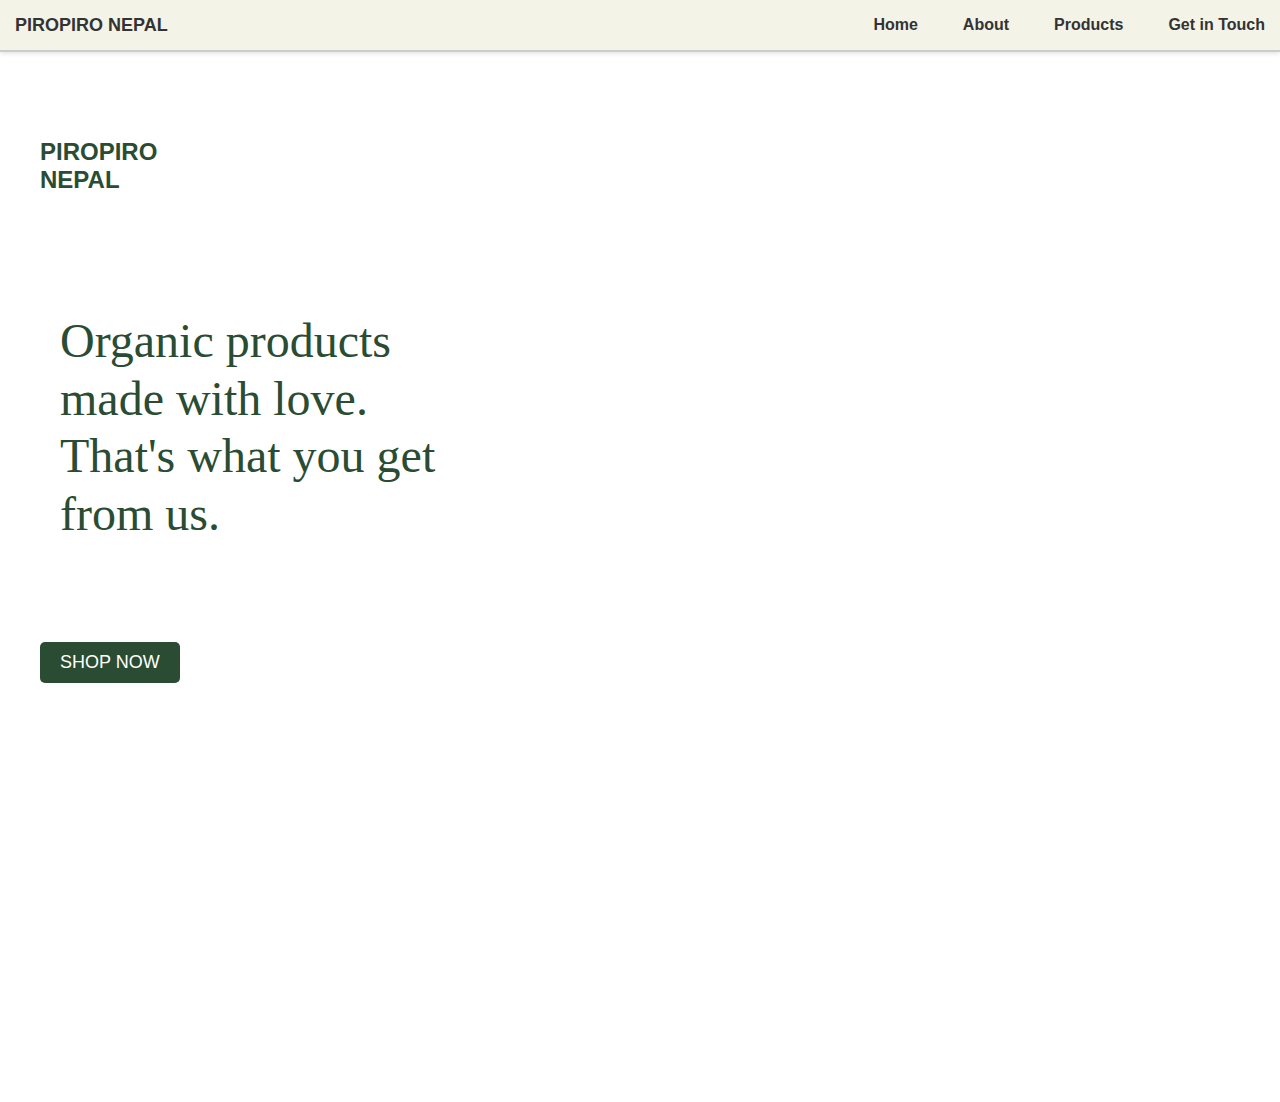
<file: index.html>
<!DOCTYPE html>
<html lang="en">
<head>
    <meta charset="UTF-8">
    <meta name="viewport" content="width=device-width, initial-scale=1.0">
    <title>PiroPiro Nepal</title>
    <link rel="stylesheet" href="header.css">
    <link rel="stylesheet" href="indexpage.css">
</head>
<body>
    <header class="header">
        <nav class="navbar">
            <div class="left">
                <a class="heading-logo" href="#">PIROPIRO NEPAL</a>
            </div>
            <!-- Hamburger menu icon for mobile -->
            <div class="menu-toggle" onclick="toggleMenu()">
                <div class="menu-bar"></div>
                <div class="menu-bar"></div>
                <div class="menu-bar"></div>
            </div>
            <ul class="nav-links">
                <li><a href="index.html">Home</a></li>
                <li><a href="about.html">About</a></li>
                <li><a href="products.html">Products</a></li>
                <li><a href="contact.html">Get in Touch</a></li>
            </ul>
        </nav>
        <!-- Dropdown menu for mobile -->
        <div class="dropdown-menu" id="dropdownMenu">
            <ul>
                <li><a href="index.html">Home</a></li>
                <li><a href="about.html">About</a></li>
                <li><a href="products.html">Products</a></li>
                <li><a href="contact.html">Get in Touch</a></li>
            </ul>
        </div>
    </header>
    
    <section id="home" class="section home">
        <div class="overlay">
            <div class="intro">
                <h1>PIROPIRO <br> NEPAL</h1>
                <p>Organic products <br> made with love. <br>
                  That's what you get <br> from us.</p>
                <a href="products.html" class="btn">SHOP NOW</a>
                
            </div>
            <img src="1.png" alt="eleven" class="image-hide">
        </div>
        
    </section>
    
    <script>
        function toggleMenu() {
            var menu = document.getElementById('dropdownMenu');
            menu.classList.toggle('active');
        }
    </script>
</body>
</html>
</file>
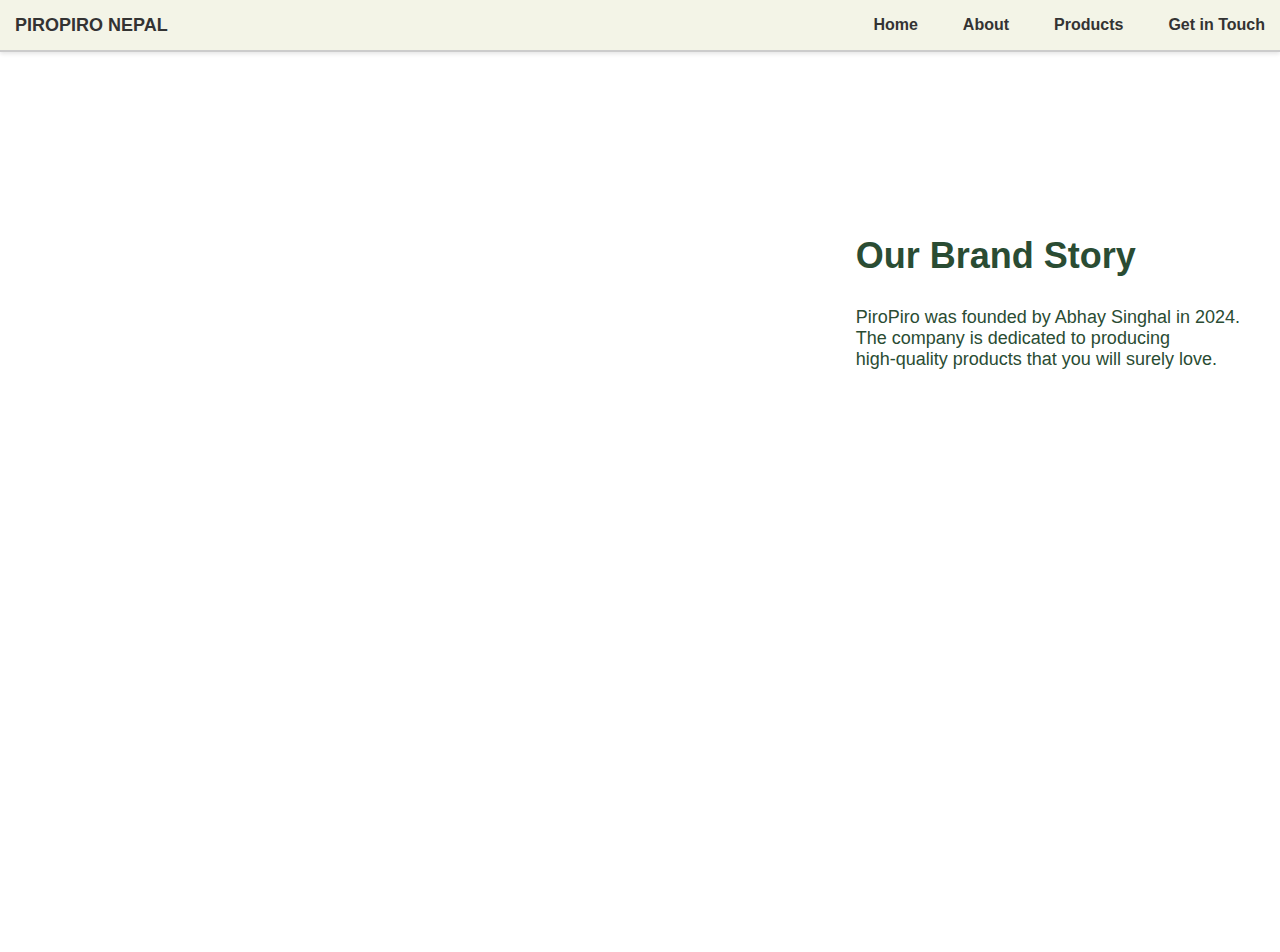
<file: about.html>
<!DOCTYPE html>
<html lang="en">
<head>
    <meta charset="UTF-8">
    <meta name="viewport" content="width=device-width, initial-scale=1.0">
    <title>About Us</title>
    <link rel="stylesheet" href="about.css">
    <link rel="stylesheet" href="header.css">
</head>
<body>
    <header class="header">
        <nav class="navbar">
            <div class="left">
                <a class="heading-logo" href="#">PIROPIRO NEPAL</a>
            </div>
            <!-- Hamburger menu icon for mobile -->
            <div class="menu-toggle" onclick="toggleMenu()">
                <div class="menu-bar"></div>
                <div class="menu-bar"></div>
                <div class="menu-bar"></div>
            </div>
            <ul class="nav-links">
                <li><a href="index.html">Home</a></li>
                <li><a href="about.html">About</a></li>
                <li><a href="products.html">Products</a></li>
                <li><a href="contact.html">Get in Touch</a></li>
            </ul>
        </nav>
        <!-- Dropdown menu for mobile -->
        <div class="dropdown-menu" id="dropdownMenu">
            <ul>
                <li><a href="index.html">Home</a></li>
                <li><a href="about.html">About</a></li>
                <li><a href="products.html">Products</a></li>
                <li><a href="contact.html">Get in Touch</a></li>
            </ul>
        </div>
    </header>
     
<section class="home">
    <div class="overlay textbox">
        <div class="about-content">
            <h2 class="brand">Our Brand Story</h2>
            <p class="paragraph">PiroPiro was founded by Abhay Singhal in 2024. <br> The company is dedicated to producing <br> high-quality products that you will surely love.</p>
        </div>
     <img src="1.png" alt="image" class="image-hide">
    </div>
</section>
<script>
    function toggleMenu() {
        var menu = document.getElementById('dropdownMenu');
        menu.classList.toggle('active');
    }
</script>
</body>
</html>
</file>
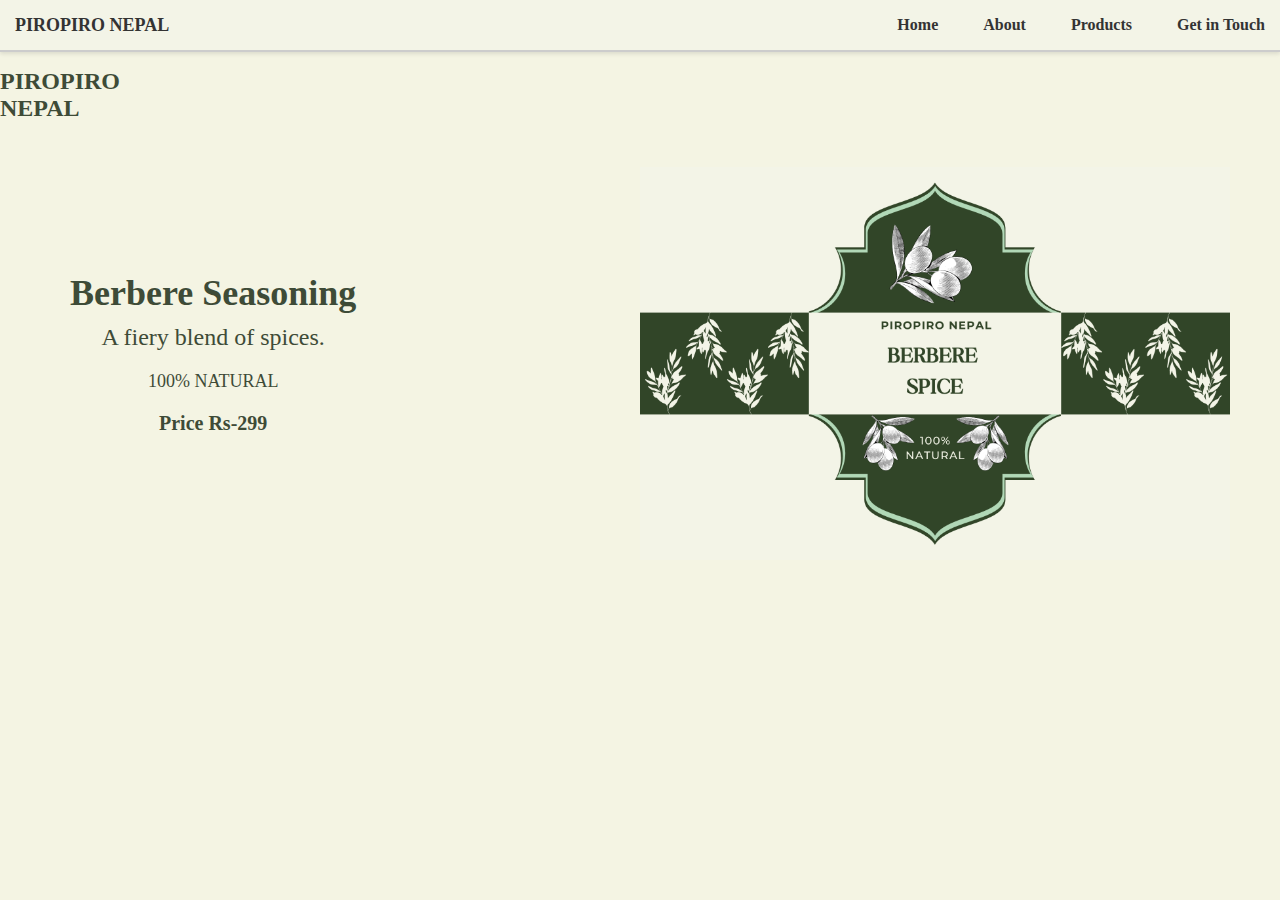
<file: berbere.html>
<!DOCTYPE html>
<html lang="en">
<head>
    <meta charset="UTF-8">
    <meta name="viewport" content="width=device-width, initial-scale=1.0">
    <title>Gunpowder</title>
    <link rel="stylesheet" href="header.css">
    <link rel="stylesheet" href="gunpowder.css">
</head>
<body>
    <header class="header">
        <nav class="navbar">
            <div class="left">
                <a class="heading-logo" href="#">PIROPIRO NEPAL</a>
            </div>
            <!-- Hamburger menu icon for mobile -->
            <div class="menu-toggle" onclick="toggleMenu()">
                <div class="menu-bar"></div>
                <div class="menu-bar"></div>
                <div class="menu-bar"></div>
            </div>
            <ul class="nav-links">
                <li><a href="index.html">Home</a></li>
                <li><a href="about.html">About</a></li>
                <li><a href="products.html">Products</a></li>
                <li><a href="contact.html">Get in Touch</a></li>
            </ul>
        </nav>
        <!-- Dropdown menu for mobile -->
        <div class="dropdown-menu" id="dropdownMenu">
            <ul>
                <li><a href="index.html">Home</a></li>
                <li><a href="about.html">About</a></li>
                <li><a href="products.html">Products</a></li>
                <li><a href="contact.html">Get in Touch</a></li>
            </ul>
        </div>
    </header>
    
      <div class="intro">
        <h1><b>PIROPIRO <br> NEPAL</b></h1>
      </div>
      <div class="product-section">
        <div class="product-details">
            <h1>Berbere Seasoning</h1>
            <p class="product-tagline">A fiery blend of spices.</p>
            <p class="product-info">100% NATURAL</p>
            <h2>Price Rs-299</h2>
        </div>
        <div class="product-image">
            <img src="2.png" alt="Product Image">
        </div>
    </div>
    <script>
        function toggleMenu() {
            var menu = document.getElementById('dropdownMenu');
            menu.classList.toggle('active');
        }
    </script>
</body>
</html>
</file>
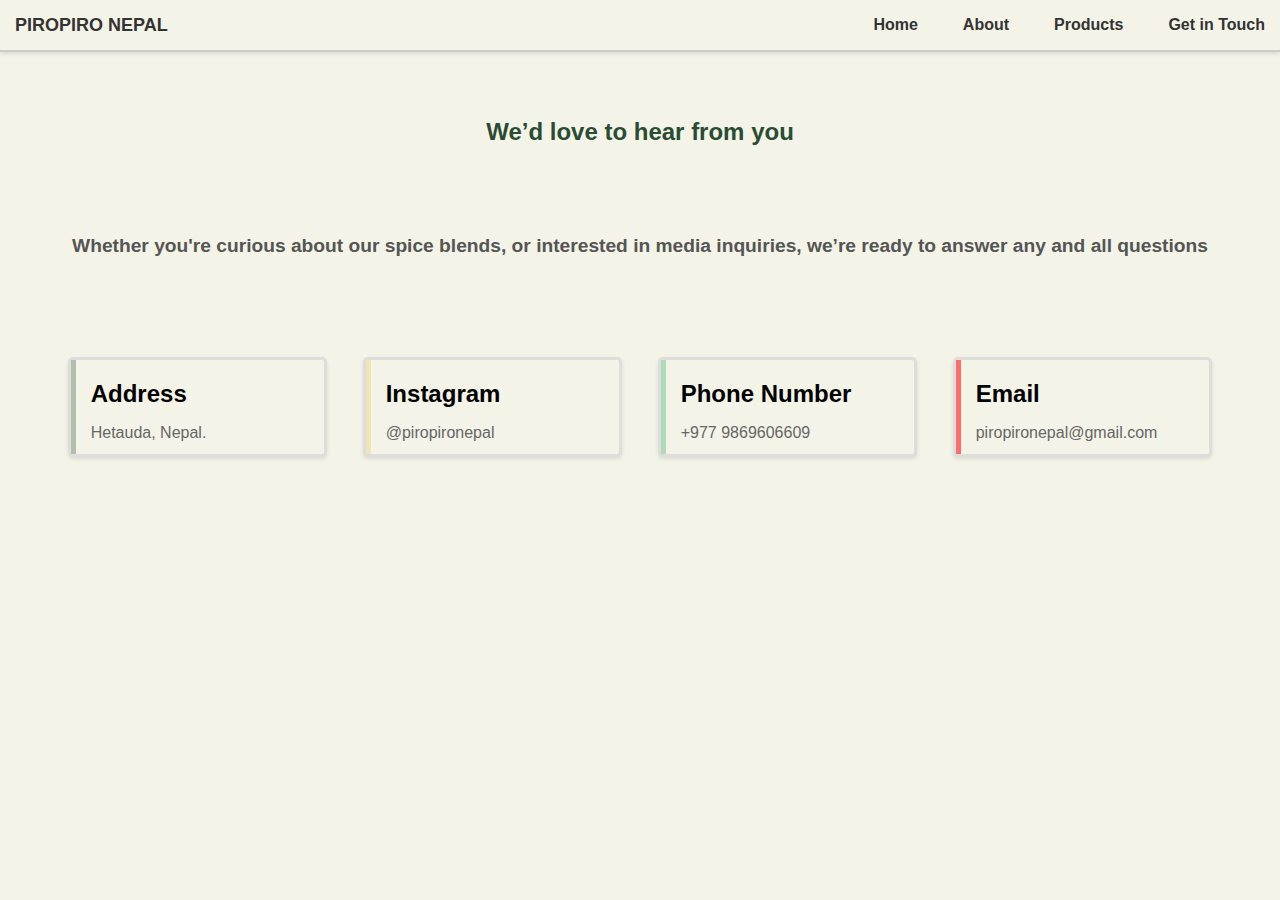
<file: contact.html>
<!DOCTYPE html>
<html lang="en">
<head>
    <meta charset="UTF-8">
    <meta name="viewport" content="width=device-width, initial-scale=1.0">
    <title>Contact</title>
    <link rel="stylesheet" href="header.css">
    <link rel="stylesheet" href="contact.css">
</head>
<body>
    <header class="header">
        <nav class="navbar">
            <div class="left">
                <a class="heading-logo" href="#">PIROPIRO NEPAL</a>
            </div>
            <!-- Hamburger menu icon for mobile -->
            <div class="menu-toggle" onclick="toggleMenu()">
                <div class="menu-bar"></div>
                <div class="menu-bar"></div>
                <div class="menu-bar"></div>
            </div>
            <ul class="nav-links">
                <li><a href="index.html">Home</a></li>
                <li><a href="about.html">About</a></li>
                <li><a href="products.html">Products</a></li>
                <li><a href="contact.html">Get in Touch</a></li>
            </ul>
        </nav>
        <!-- Dropdown menu for mobile -->
        <div class="dropdown-menu" id="dropdownMenu">
            <ul>
                <li><a href="index.html">Home</a></li>
                <li><a href="about.html">About</a></li>
                <li><a href="products.html">Products</a></li>
                <li><a href="contact.html">Get in Touch</a></li>
            </ul>
        </div>
    </header>
    
      <div class="container">
        <h1 class="animation">We’d love to hear from you</h1>
        <p class="subtitle animation">Whether you're curious about our spice blends, or interested in media inquiries, we’re ready to answer any and all questions</p>
        <div class="cards">
            <div class="card">
                <div class="card-header address"></div>
                <h2>Address</h2>
                <p>Hetauda, Nepal.</p>
            </div>
            <div class="card">
                <div class="card-header Instagram"></div>
                <h2>Instagram</h2>
                <p>@piropironepal</p>
            </div>
            <div class="card">
                <div class="card-header phone"></div>
                <h2>Phone Number</h2>
                <p>+977 9869606609</p>
            </div>
            <div class="card">
                <div class="card-header email"></div>
                <h2>Email</h2>
                <p>piropironepal@gmail.com</p>
            </div>
        </div>
    </div>
    <script>
        function toggleMenu() {
            var menu = document.getElementById('dropdownMenu');
            menu.classList.toggle('active');
        }
    </script>
</body>
</html>
</file>
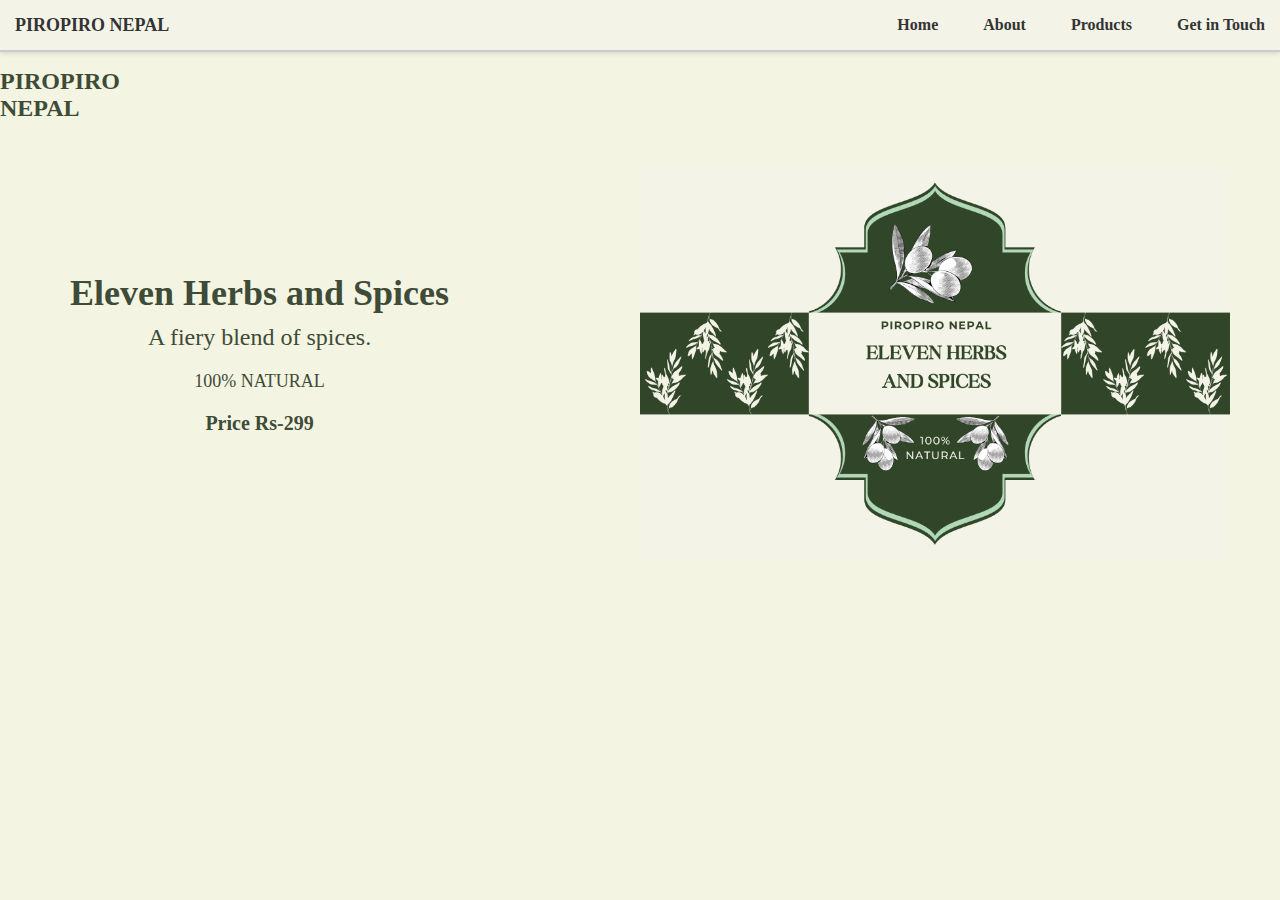
<file: Eleven.html>
<!DOCTYPE html>
<html lang="en">
<head>
    <meta charset="UTF-8">
    <meta name="viewport" content="width=device-width, initial-scale=1.0">
    <title>Gunpowder</title>
    <link rel="stylesheet" href="header.css">
    <link rel="stylesheet" href="gunpowder.css">
</head>
<body>
    <header class="header">
        <nav class="navbar">
            <div class="left">
                <a class="heading-logo" href="#">PIROPIRO NEPAL</a>
            </div>
            <!-- Hamburger menu icon for mobile -->
            <div class="menu-toggle" onclick="toggleMenu()">
                <div class="menu-bar"></div>
                <div class="menu-bar"></div>
                <div class="menu-bar"></div>
            </div>
            <ul class="nav-links">
                <li><a href="index.html">Home</a></li>
                <li><a href="about.html">About</a></li>
                <li><a href="products.html">Products</a></li>
                <li><a href="contact.html">Get in Touch</a></li>
            </ul>
        </nav>
        <!-- Dropdown menu for mobile -->
        <div class="dropdown-menu" id="dropdownMenu">
            <ul>
                <li><a href="index.html">Home</a></li>
                <li><a href="about.html">About</a></li>
                <li><a href="products.html">Products</a></li>
                <li><a href="contact.html">Get in Touch</a></li>
            </ul>
        </div>
    </header>
    
      <div class="intro">
        <h1><b>PIROPIRO <br> NEPAL</b></h1>
      </div>
      <div class="product-section">
        <div class="product-details">
            <h1>Eleven Herbs and Spices</h1>
            <p class="product-tagline">A fiery blend of spices.</p>
            <p class="product-info">100% NATURAL</p>
            <h2>Price Rs-299</h2>
        </div>
        <div class="product-image">
            <img src="4.png" alt="Product Image">
        </div>
    </div>
    <script>
        function toggleMenu() {
            var menu = document.getElementById('dropdownMenu');
            menu.classList.toggle('active');
        }
    </script>
</body>
</html>
</file>
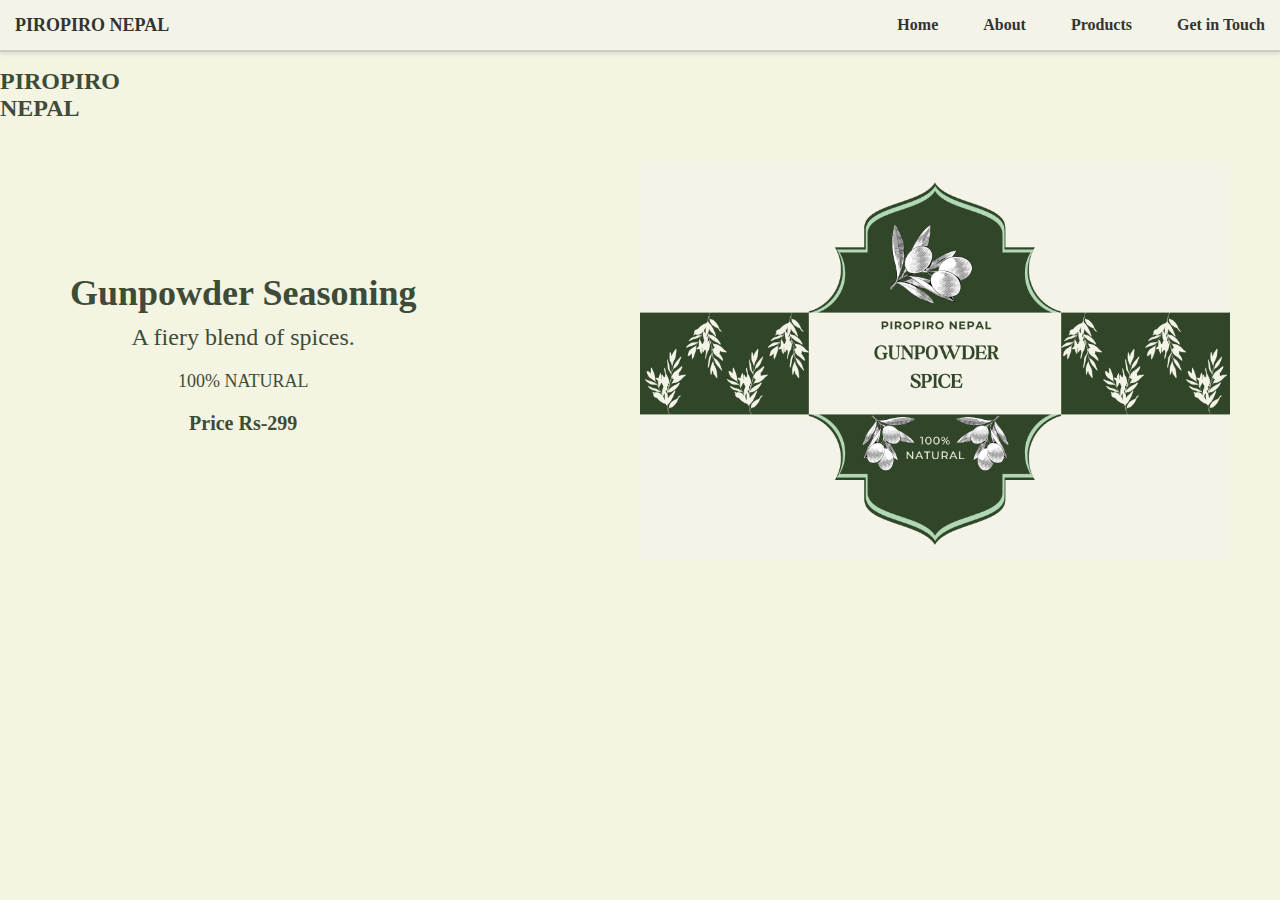
<file: gunpowder.html>
<!DOCTYPE html>
<html lang="en">
<head>
    <meta charset="UTF-8">
    <meta name="viewport" content="width=device-width, initial-scale=1.0">
    <title>Gunpowder</title>
    <link rel="stylesheet" href="header.css">
    <link rel="stylesheet" href="gunpowder.css">
</head>
<body>
    <header class="header">
        <nav class="navbar">
            <div class="left">
                <a class="heading-logo" href="#">PIROPIRO NEPAL</a>
            </div>
            <!-- Hamburger menu icon for mobile -->
            <div class="menu-toggle" onclick="toggleMenu()">
                <div class="menu-bar"></div>
                <div class="menu-bar"></div>
                <div class="menu-bar"></div>
            </div>
            <ul class="nav-links">
                <li><a href="index.html">Home</a></li>
                <li><a href="about.html">About</a></li>
                <li><a href="products.html">Products</a></li>
                <li><a href="contact.html">Get in Touch</a></li>
            </ul>
        </nav>
        <!-- Dropdown menu for mobile -->
        <div class="dropdown-menu" id="dropdownMenu">
            <ul>
                <li><a href="index.html">Home</a></li>
                <li><a href="about.html">About</a></li>
                <li><a href="products.html">Products</a></li>
                <li><a href="contact.html">Get in Touch</a></li>
            </ul>
        </div>
    </header>
    
      <div class="intro">
        <h1><b>PIROPIRO <br> NEPAL</b></h1>
      </div>
      <div class="product-section">
        <div class="product-details">
            <h1>Gunpowder Seasoning</h1>
            <p class="product-tagline">A fiery blend of spices.</p>
            <p class="product-info">100% NATURAL</p>
            <h2>Price Rs-299</h2>
        </div>
        <div class="product-image">
            <img src="1.png" alt="Product Image">
        </div>
    </div>
    <script>
        function toggleMenu() {
            var menu = document.getElementById('dropdownMenu');
            menu.classList.toggle('active');
        }
    </script>
</body>
</html>
</file>
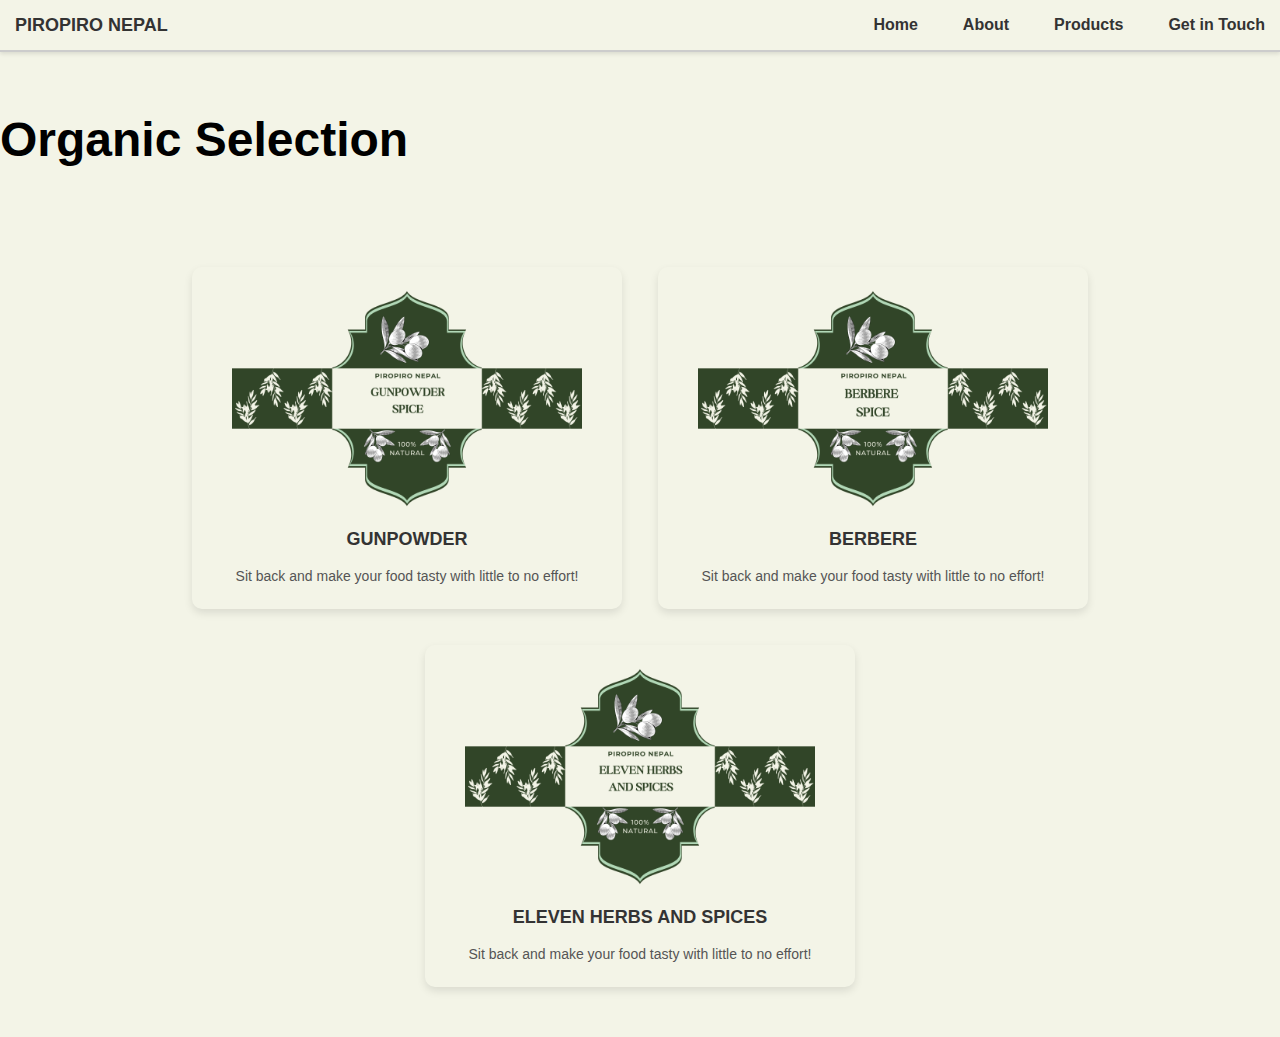
<file: products.html>
<!DOCTYPE html>
<html lang="en">
<head>
    <meta charset="UTF-8">
    <meta name="viewport" content="width=device-width, initial-scale=1.0">
    <title>Products</title>
    <link rel="stylesheet" href="header.css">
    <link rel="stylesheet" href="products.css">
</head>
<body>
    <header class="header">
        <nav class="navbar">
            <div class="left">
                <a class="heading-logo" href="#">PIROPIRO NEPAL</a>
            </div>
            <!-- Hamburger menu icon for mobile -->
            <div class="menu-toggle" onclick="toggleMenu()">
                <div class="menu-bar"></div>
                <div class="menu-bar"></div>
                <div class="menu-bar"></div>
            </div>
            <ul class="nav-links">
                <li><a href="index.html">Home</a></li>
                <li><a href="about.html">About</a></li>
                <li><a href="products.html">Products</a></li>
                <li><a href="contact.html">Get in Touch</a></li>
            </ul>
        </nav>
        <!-- Dropdown menu for mobile -->
        <div class="dropdown-menu" id="dropdownMenu">
            <ul>
                <li><a href="index.html">Home</a></li>
                <li><a href="about.html">About</a></li>
                <li><a href="products.html">Products</a></li>
                <li><a href="contact.html">Get in Touch</a></li>
            </ul>
        </div>
    </header>
    
    <section id="products" class="section products">
        <div class="content">
            <h2>Organic Selection</h2>
            <div class="gallery">
                <div class="product-item">
                    <a href="gunpowder.html">
                    <img src="1.png" alt="Gunpowder" class="prod-img" href="">
                </a>
                    <h3>GUNPOWDER</h3>
                    <p>Sit back and make your food tasty with little to no effort!</p>
                </div>
                <div class="product-item">
                <a href="berbere.html">
                    <img src="2.png" alt="Berbere" class="prod-img">
                </a> 
                    <h3>BERBERE</h3>
                    <p>Sit back and make your food tasty with little to no effort!</p>
                </div>
                <div class="product-item">
                <a href="Eleven.html">
                    <img src="4.png" alt="Eleven Herbs and Spices" class="prod-img">
                </a>
                    <h3>ELEVEN HERBS AND SPICES</h3>
                    <p>Sit back and make your food tasty with little to no effort!</p>
                </div>
            </div>
        </div>
    </section>
    <script>
        function toggleMenu() {
            var menu = document.getElementById('dropdownMenu');
            menu.classList.toggle('active');
        }
    </script>
</body>
</html>
</file>
<file: header.css>
/* General styles */
body {
  margin: 0;
  font-family: 'Josefin Sans', sans-serif;
}
.header {
  background-color: #F3F4E7;
  padding: 0px 0;
  box-shadow: 0 2px 4px rgba(0, 0, 0, 0.1);
}
.navbar {
  display: flex;
  justify-content: space-between; /* Align items to left and right */
  align-items: center; /* Center items vertically */
  height: 50px;
  border-bottom: 2px solid #ccc;
}
.heading-logo {
  font-weight: bold;
  color: #333; /* Example text color */
  text-decoration: none;
  font-size: 18px; /* Example font size */
}
.nav-links {
  list-style: none;
  padding: 0;
  display: flex;
  margin: 0;
}
.nav-links li {
  margin: 0 15px;
  padding-top: 15px;
  padding-bottom: 15px;
}
.navbar a {
  text-decoration: none;
  color: #333;
  font-weight: bold;
  padding-left: 15px;
}
.menu-toggle {
  display: none; /* Hide hamburger menu by default */
  cursor: pointer;
}
.menu-bar {
  width: 25px;
  height: 3px;
  background-color: #333;
  margin: 4px 0;
}
.dropdown-menu {
  display: none;
}
.dropdown-menu.active {
  display: block;
}
.heading-logo {
  text-align: left;
}

/* Mobile styles */
@media (max-width: 768px) {
  .navbar {
    justify-content: space-between; /* Align logo and hamburger icon */
  }

  .nav-links {
    display: none; /* Hide links on mobile */
  }

  .menu-toggle {
    display: flex; /* Show hamburger menu on mobile */
    flex-direction: column;
    justify-content: center;
    padding-right: 20px;
  }

  .dropdown-menu {
    display: none;
  }

  .dropdown-menu.active {
    display: block;
  }

  .dropdown-menu ul {
    list-style: none;
    padding: 0;
    margin: 0;
    background-color: #F3F4E7;
  }

  .dropdown-menu li {
    padding: 10px 0;
    border-bottom: 1px solid #ccc;
  }

  .dropdown-menu a {
    color: #333;
    text-decoration: none;
    display: block;
  }
}
</file>
<file: indexpage.css>
@media screen and (min-width: 768px) {
.section {
    padding: 50px 20px;
    text-align: center;
  }
  
  .home {
    background: url("https://i.pinimg.com/originals/28/35/df/2835df0e62b742bdace97c216998f969.jpg") no-repeat center center/cover;
    color: #2a4c33;
    position: relative;
    height: 100vh;
  }
  
  .overlay {
    width: 100%;
    height: 100%;
    display: flex;
    justify-content: flex-start;
    align-items: flex-start;
    text-align: left;
    position: absolute;
    padding: 20px;
    box-sizing: border-box;
    flex-direction: column;
    margin-top: -200;
    
  }
  @keyframes slide {
    from {
      transform: translateX(-20px);
    }
    to {
      transform: translateX(20px);
    }
  }
  
  .intro h1 {
    white-space: nowrap;
    display: inline-block;
    animation: slide 0.5s linear forwards;
    font-size: 24px;
    margin-bottom: 20px;
    padding-bottom: 50px;
    font-weight: 700;
  }
  @keyframes slide {
    from {
      transform: translateX(-20px);
    }
    to {
      transform: translateX(30px);
    }
  }
  .image-hide{
    display: none;
  }
  .intro p {
    font-family: 'Montserrat', serif;;
    font-size: 48px;
    margin-bottom: 20px;
    padding-left: 20px;
    padding-bottom: 80px;
    font-weight: 500;
    line-height: 1.2;
    animation: slide 0.5s linear forwards;
  }
  
  .btn {
    display: inline-block;
    padding: 10px 20px;
    background-color: #2a4c33;
    color: #fff;
    text-decoration: none;
    font-size: 18px;
    border-radius: 5px;
  }
}
/* Media Query for Mobile Devices */
@media (max-width: 768px) {
  .home {
    color: #2a4c33;
    position: relative;
    height: 100vh;
    background-color: #B1C0AE; /* Ensure background color is applied */
  }

  .overlay {
    width: 100%;
    height: 100%;
    display: flex;
    justify-content: flex-start;
    align-items: flex-start;
    text-align: left;
    position: relative;
    padding: 5px;
    box-sizing: border-box;
    flex-direction: column;
    margin-top: 0px; /* Corrected missing unit (e.g., px) */
  }

  @keyframes slide {
    from {
      transform: translateX(-20px);
    }
    to {
      transform: translateX(10px);
    }
  }

  .intro h1 {
    white-space: nowrap;
    display: inline-block;
    animation: slide 0.5s linear forwards;
    font-size: 24px;
    margin-bottom: 1dvh;
    padding-bottom: 30px;
    font-weight: 700;
    color: #2a4c33;
  }

  .intro p {
    font-family: 'Montserrat', serif;
    font-size: 28px;
    margin-bottom: 20px;
    padding-left: 10px;
    padding-bottom: 40px;
    font-weight: 500;
    line-height: 1.2;
    animation: slide 0.5s linear forwards;
  }

  .btn {
    display: inline-block;
    padding: 10px 20px;
    background-color: #2a4c33;
    color: #fff;
    text-decoration: none;
    font-size: 16px;
    border-radius: 5px;
    align-items: center;
  }
  .image-hide{
    padding-top: 20px;
    width: 100%;
    height: auto;
    object-fit: contain; 
  }
}
</file>
<file: about.css>
body {
    margin: 0;
    font-family: 'Josefin Sans', sans-serif;
}
@media (min-width: 769px)
{
.section {
    padding: 50px 20px;
    text-align: center;
}
  
@keyframes slideBackground {
    0% {
        background-position: 0 0; /* Start position */
    }
    100% {
        background-position: 0 50%; /* End position */
    }
}
.home {
    background: url("https://i.pinimg.com/originals/71/81/e1/7181e1221f62cb5387fbcf2439b04a4b.jpg") no-repeat center center/cover;
    color: #2a4c33;
    position: relative;
    height: 100vh;
    animation: slideBackground 0.5s linear;
}

.overlay {
    width: 100%;
    height: 100%;
    display: flex;
    justify-content: top;
    align-items: flex-end;
    position: absolute;
    padding: 20px;
    box-sizing: border-box;
    flex-direction: column;
    right: 0; /* Align to the right */
    top: 0; /* Align to the top */
    z-index: 1; /* Ensure it's above the background image */
}

.brand
{ 
       padding-top: 3cm;
        padding-right: 30px;
        font-size: 36px;
        margin-bottom: 20px;
        padding-bottom: 10px;
        font-weight: 700;
      }
.paragraph{
    
        font-size: 18px;
        margin-bottom: 20px;
        padding-bottom: 30px;
}
.about-content {
    animation: slide 0.5s linear forwards;
    padding: 20px;
    padding-left: 2in;
}

@keyframes slide {
    from {
        transform: translateX(20px);
        opacity: 0;
    }
    to {
        transform: translateX(-20px);
        opacity: 1;
    }
}
.image-hide{
  display: none;
}
}
@media (max-width: 768px)
{
.home {
    background-color: #F3F4E7;
    color: #2a4c33;
    position: relative;
    height: 100vh;
    animation: slideBackground 0.5s linear;
}

.overlay {
    width: 100%;
    height: 100%;
    display: flex;
    justify-content: top;
    align-items: flex-start;
    position: absolute;
    padding: 20px;
    box-sizing: border-box;
    flex-direction: column;
    left: 0; /* Align to the right */
    top: 0; /* Align to the top */
    z-index: 1; /* Ensure it's above the background image */
}

.brand
{ 
       padding-top: 0;
        padding-right: 30px;
        font-size: 36px;
        margin-bottom: 20px;
        padding-bottom: 20px;
        font-weight: 700;
      }
.paragraph{
    
        font-size: 18px;
        margin-bottom: 20px;
        padding-bottom: 30px;
}
.about-content {
    animation: slide 0.5s linear forwards;
    padding: 20px;
    padding-left: 0;
}

@keyframes slide {
    from {
        transform: translateX(-100px);
        opacity: 0;
    }
    to {
        transform: translateX(20px);
        opacity: 1;
    }
}
.image-hide{
   width: 100%;
   height: auto;
}
}
</file>
<file: gunpowder.css>
body {
    font-family: 'Josefin Sans', 'sans-serif';
    background-color: #f4f4e3;
    margin: 0;
    padding: 0;
}

.container {
    display: flex;
    justify-content: center;
    padding: 20px;
    background-color: #e0dfd5;
}
.product-image {
    width: 50%;
    display: flex;
    justify-content: center;
    align-items: center;
    position: relative;
}

.product-image img {
    max-width: 100%;
    height: auto;
    position: relative;
    top: -2cm;
}
@keyframes slide {
    from {
      transform: translateX(-20px);
    }
    to {
      transform: translateX(20px);
    }
  }
  
.intro h1 {
    color: #3e4b37;
    white-space: nowrap;
    display: inline-block;
    animation: slide 0.5s linear forwards;
    font-size: 24px;
    margin-bottom: 20px;
    padding-bottom: 50px;
    font-weight: 900;
  }
.product-section {
    display: flex;
    justify-content: space-between;
    padding: 50px;
    background-color: #f4f4e3;
}

.product-details {
    text-align: center;
    color: #3e4b37;
    padding: 20px;
}

.product-title {
    font-size: 24px;
    letter-spacing: 2px;
    font-weight: bold;
    margin: 0;
}

.product-details h1 {
    font-size: 36px;
    font-weight: bold;
    margin: 10px 0;
}

.product-details h2 {
    font-size: 20px;
    font-weight: bolder;
    margin: 10px 0;
}

.product-tagline {
    font-size: 24px;
    margin: 10px 0;
    font-weight: lighter;
}

.product-info {
    font-size: 18px;
    margin: 20px 0;
}
@media (max-width: 768px) {
    .product-image {
        width: 100%;
        padding: 20px; /* Add padding to give some space around the image */
        box-sizing: border-box; /* Ensure padding is included in the width calculation */
        text-align: center; /* Center align content */
    }

    .product-image img {
        padding-top: 20px;
        width: 100%; /* Adjust the image width as needed */
        max-width: none; /* Remove any max-width restrictions */
        height: auto; /* Maintain aspect ratio */
        display: block; /* Ensure the image behaves as a block element */
        margin: 0 auto; /* Center the image horizontally */
    }
    .product-section {
        flex-direction: column; /* Stack items vertically */
        align-items: center; /* Center items horizontally */
        text-align: center; /* Center text content */
    }

    .product-details {
        text-align: left; /* Align text content to the left */
        max-width: 80%; /* Limit the width of product details for readability */
        margin-bottom: 20px; /* Add space below product details */
    }
}
</file>
<file: contact.css>
body {
    margin: 0;
    font-family: 'Josefin Sans', sans-serif;
    background-color: #F3F4E7;
  }
  @keyframes slide {
    from {
        transform: translateX(-20px);
        opacity: 0;
    }
    to {
        transform: translateX(30px);
        opacity: 1;
    }
}

.animation{
    white-space: nowrap;
    display: inline-block;
    animation: slide 0.5s linear forwards;
    font-size: 24px;
    margin-bottom: 20px;
    padding-bottom: 50px;
    font-weight: 700;
    color: #2a4c33;
}

.container {
    text-align: center;
    padding: 50px;
}

h1 {
    font-size: 2.5em;
    margin-bottom: 10px;
}

.subtitle {
    font-size: 1.2em;
    color: #555;
    margin-bottom: 40px;
}

.cards {
    display: flex;
    justify-content: space-around;
    flex-wrap: wrap;
}

.card {
    background-color: #F3F4E7;
    border: 3px solid #ddd;
    border-radius: 5px;
    box-shadow: 0 2px 4px rgba(0,0,0,0.1);
    width: 22%;
    height: 100px;
    margin: 10px;
    padding: 20px;
    box-sizing: border-box;
    text-align: left;
    position: relative;
}

.card-header {
    width: 5px;
    height: 100%;
    position: absolute;
    top: 0;
    left: 0;
}

.address {
    background-color: #B1C0AE;
}

.Instagram {
    background-color: #EFE3B8;
}

.phone {
    background-color: #B1D8B7;
}

.email {
    background-color: #ff6b6b;
}

h2 {
    font-size: 1.5em;
    margin: 0 0 10px 0;
}

p {
    color: #666;
    font-size: 1em;
}
@media (max-width: 768px) {
    .container {
        padding: 20px; /* Reduce padding for smaller screens */
    }

    .subtitle {
        font-size: 1em; /* Decrease font size for subtitle */
        margin-bottom: 20px; /* Adjust margin for spacing */
    }

    .cards {
        display: flex;
        flex-direction: column; /* Arrange cards in a column */
        align-items: center; /* Center align items horizontally */
    }

    .card {
        width: 80%; /* Take up 80% of the container width */
        height: auto; /* Adjust height automatically based on content */
        margin: 10px 0; /* Adjust margin for spacing between cards */
        padding: 15px; /* Add padding inside cards */
        position: relative; /* Maintain relative position for pseudo-element */
    }

    .card::before {
        content: '';
        width: 5px; /* Width for the stripe */
        height: 100%; /* Full height of the card */
        position: absolute; /* Positioning relative to the card */
        top: 0;
        left: 0;
    }

    .address::before {
        background-color: #B1C0AE; /* Adjust strip color for address card */
    }

    .Instagram::before {
        background-color: #EFE3B8; /* Adjust strip color for Instagram card */
    }

    .phone::before {
        background-color: #B1D8B7; /* Adjust strip color for phone card */
    }

    .email::before {
        background-color: #ff6b6b; /* Adjust strip color for email card */
    }

    .card-header {
        display: inline-block; /* Ensure stripe takes up full height */
        width: 5px; /* Ensure stripe width */
        height: 100%; /* Full height for stripe */
        position: absolute; /* Absolute positioning */
        top: 0;
        left: 0;
    }

    h2 {
        font-size: 1.5em; /* Ensure consistent heading size */
        margin-bottom: 10px; /* Adjust margin below heading */
    }

    p {
        color: #666; /* Adjust text color */
        font-size: 1em; /* Ensure consistent font size */
    }
    .subtitle {
        padding-right: 30px;
        white-space: normal; /* Allow wrapping on smaller screens */
    }
}
</file>
<file: products.css>
/* Base Styles (Default for PC) */
body {
  margin: 0;
  font-family: 'Josefin Sans', sans-serif;
  padding: 0;
  background-color: #F3F4E7;
}

.products {
  padding: 20px 0;
}

.gallery {
  display: flex;
  flex-direction: row;
  flex-wrap: wrap;
  justify-content: center;
  align-items: flex-start;
  gap: 16px;
  max-width: 1400px;
  margin: 0 auto;
  padding: 20px 10px;
}

.prod-img {
  width: 100%;
  max-width: 350px;
  height: auto;
  object-fit: cover;
  border-radius: 10px;
}

.product-item {
  flex: 0 0 calc(33.33% - 20px); /* Each item takes up roughly 33% of the container width */
  margin: 10px; /* Adjust margin between items */
  text-align: center;
  background-color: #F3F4E7; /* White background for better contrast */
  border-radius: 10px;
  padding: 15px;
  box-shadow: 0 4px 8px rgba(0, 0, 0, 0.1);
}

.product-item h3 {
  margin-top: 10px;
  font-size: 18px;
  color: #333;
}

.product-item p {
  margin-bottom: 10px;
  font-size: 14px;
  color: #555;
}

@keyframes slide {
  from {
    transform: translateX(20px);
  }
  to {
    transform: translateX(100px);
  }
}

.content h2 {
  white-space: nowrap;
  display: inline-block;
  animation: slide 0.5s linear forwards;
  font-size: 48px;
  margin-bottom: 20px;
  padding-bottom: 50px;
  font-weight: 700;
}

/* Media Query for Mobile Devices */
@media (max-width: 768px) {
  .gallery {
    flex-direction: column; /* Stack items vertically */
    align-items: center; /* Center items horizontally */
    padding: 20px 5px; /* Adjust padding for mobile */
  }

  .product-item {
    flex: 1 0 100%; /* Each item takes up 100% of the container width */
    margin: 10px 0; /* Vertical margin between items */
    text-align: left; /* Left-align text */
  }

  .prod-img {
    width: 100%; /* Make the image take full width */
    max-width: none; /* Remove max-width constraint */
    height: auto; /* Maintain aspect ratio */
    margin-bottom: 10px; /* Space between image and description */
  }

  .product-item h3 {
    font-size: 20px; /* Slightly larger font size for headings */
  }

  .product-item p {
    font-size: 16px; /* Adjust font size for descriptions */
  }
  @keyframes slide {
    from {
      transform: translateX(20px);
    }
    to {
      transform: translateX(40px);
    }
  }
  /* Adjust font size of "Organic Selection" */
  .content h2 {
    font-size: 32px; /* Reduced font size for mobile */
  }

  /* No extra text insertion for mobile, use existing header */
  .products::before {
    content: ""; /* Clear any inserted text */
    display: none; /* Hide pseudo-element */
  }
}

/* Media Query for Desktop Devices */
@media (min-width: 769px) {
  .gallery {
    display: flex; /* Ensure flex layout for larger screens */
    flex-direction: row; /* Row layout */
  }

  .product-item {
    flex: 0 0 calc(33.33% - 20px); /* Restore multi-column layout for desktop */
    text-align: center; /* Center text */
  }

  .prod-img {
    max-width: 350px; /* Ensure image size is appropriate for larger screens */
    margin-bottom: 0; /* Remove bottom margin for desktop */
  }
}
</file>
